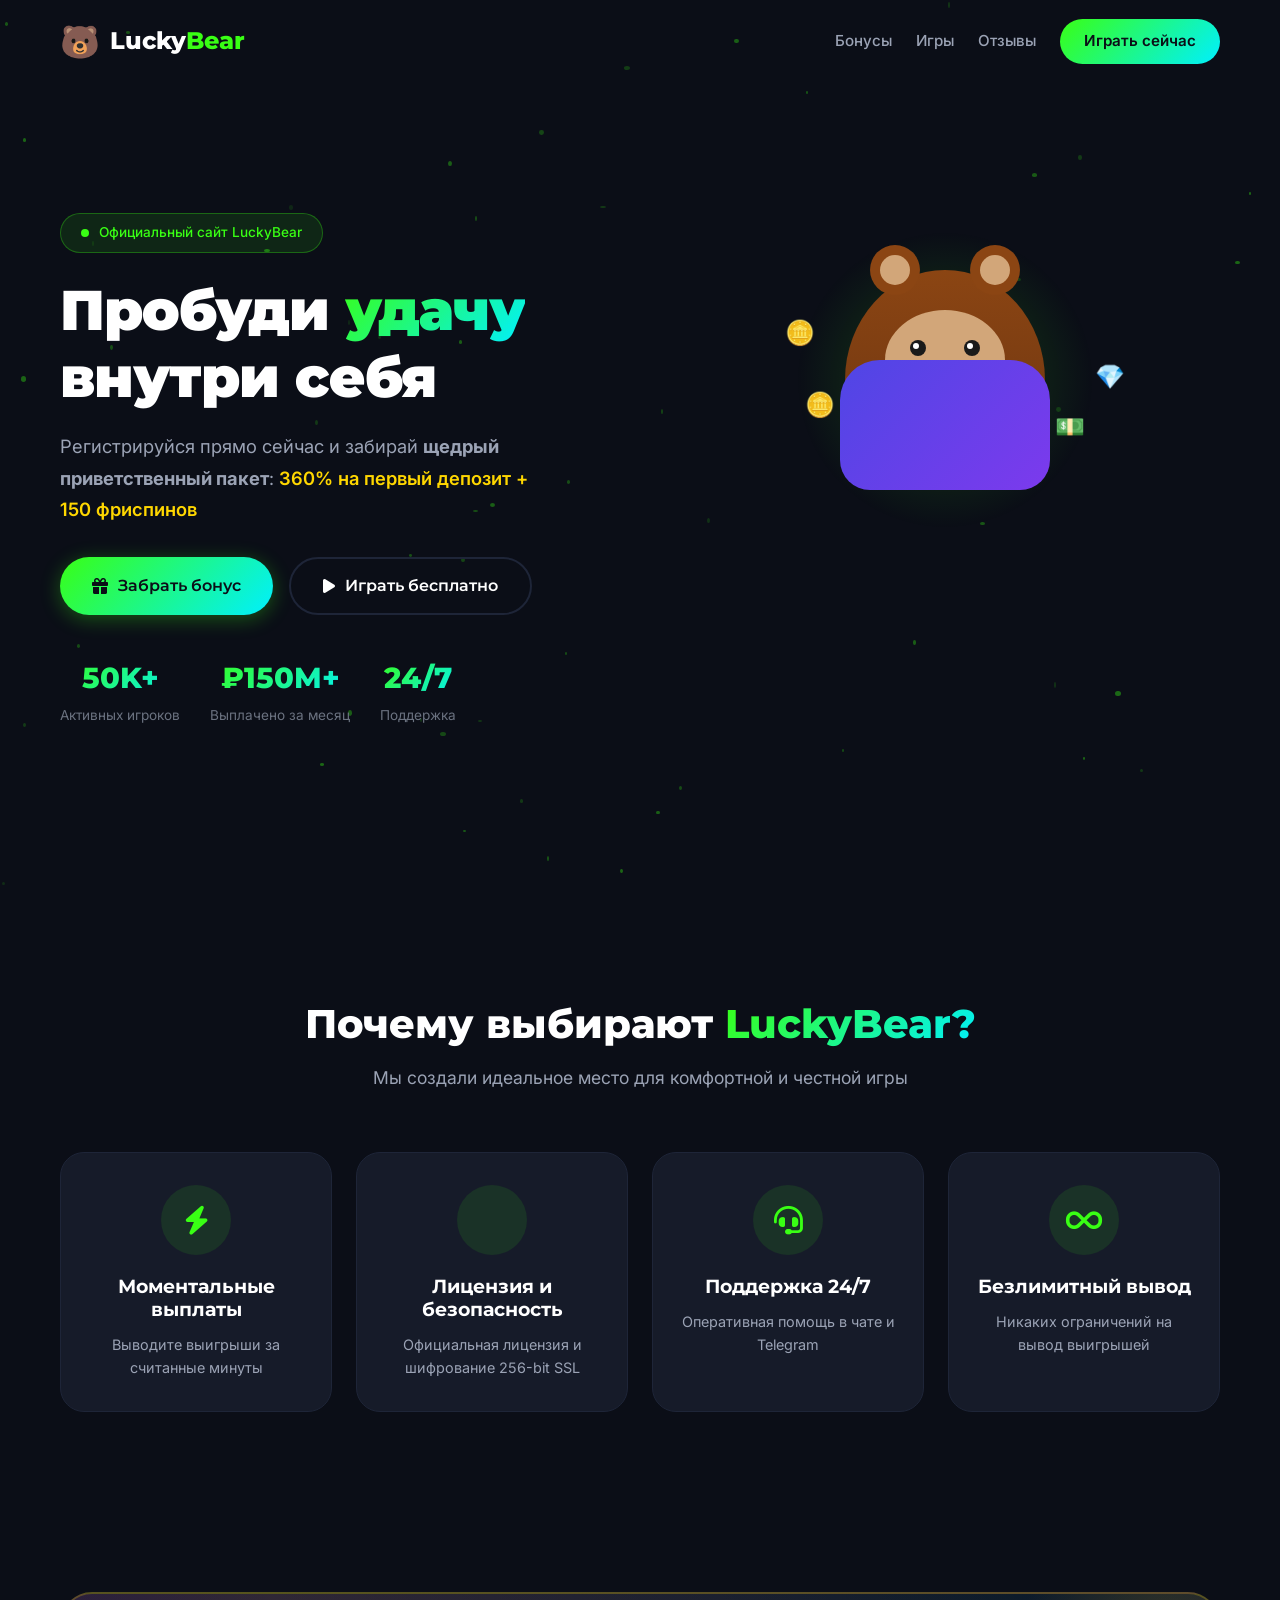
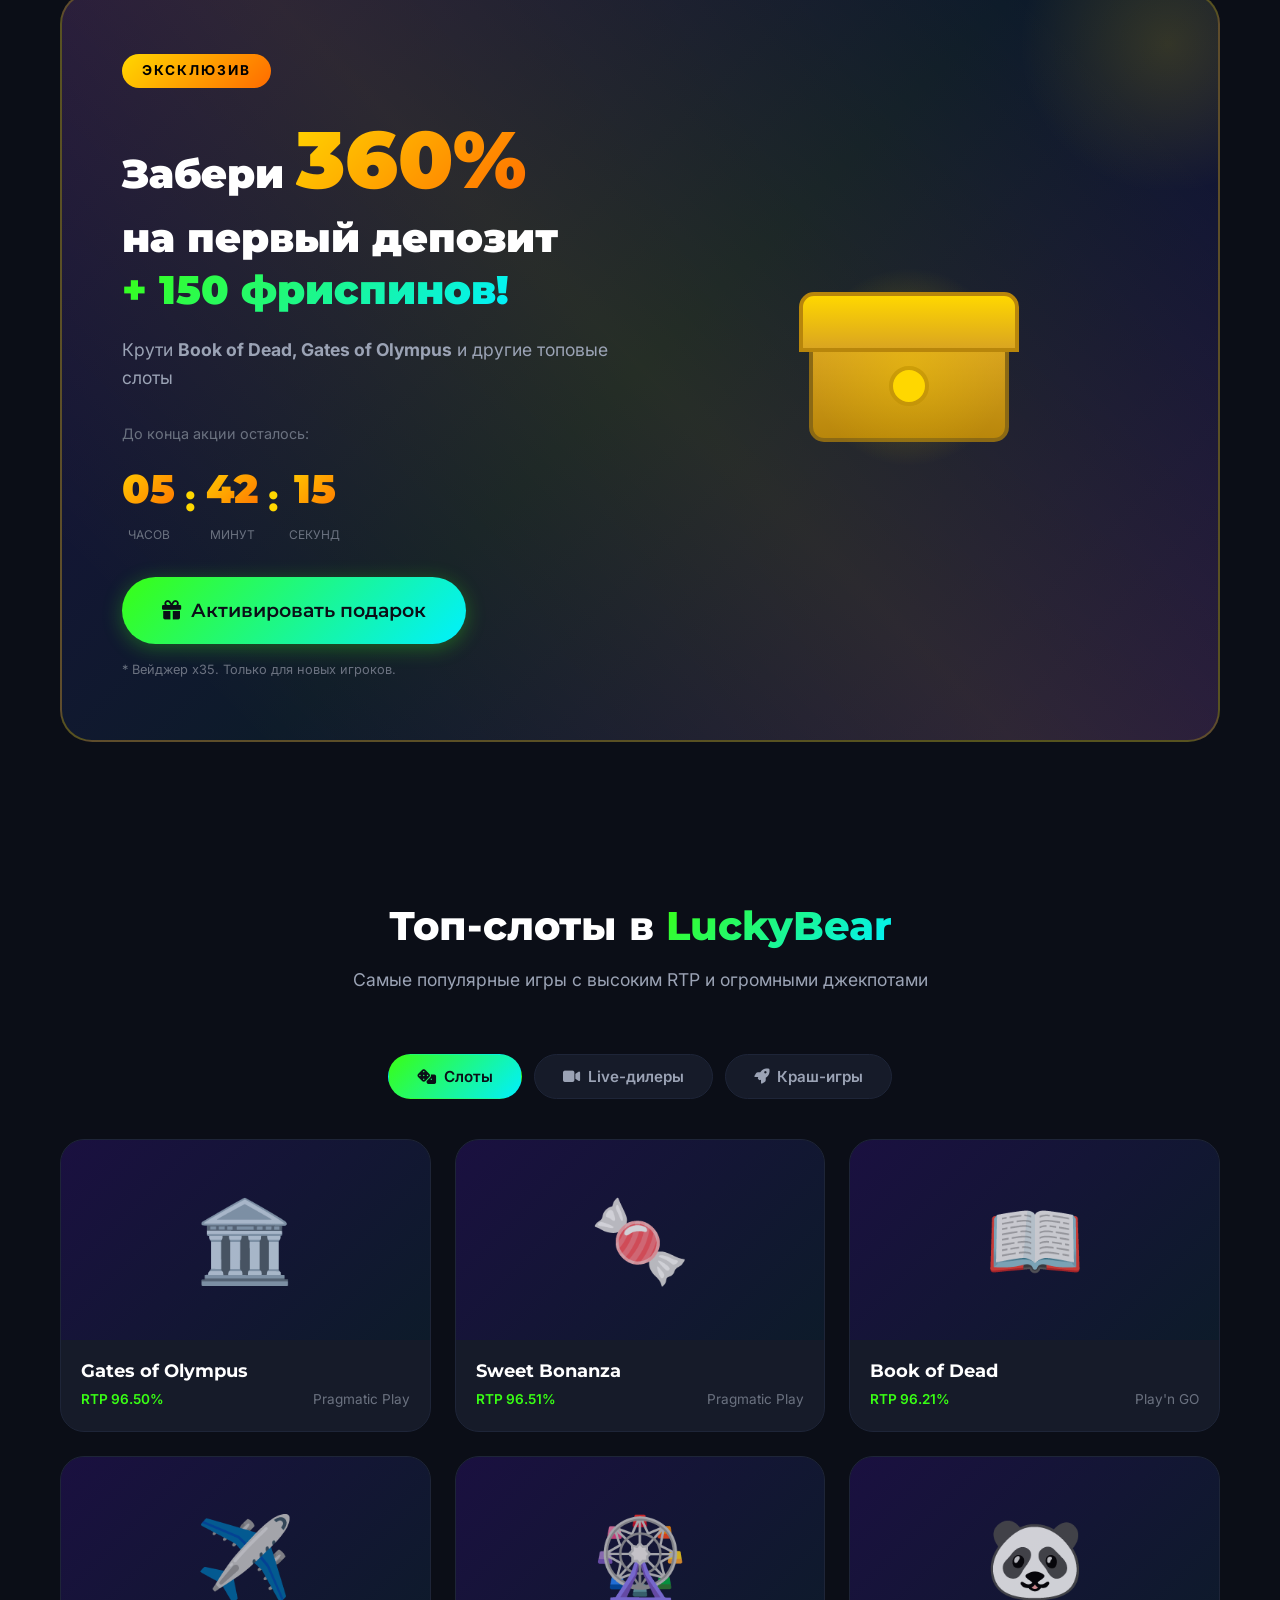
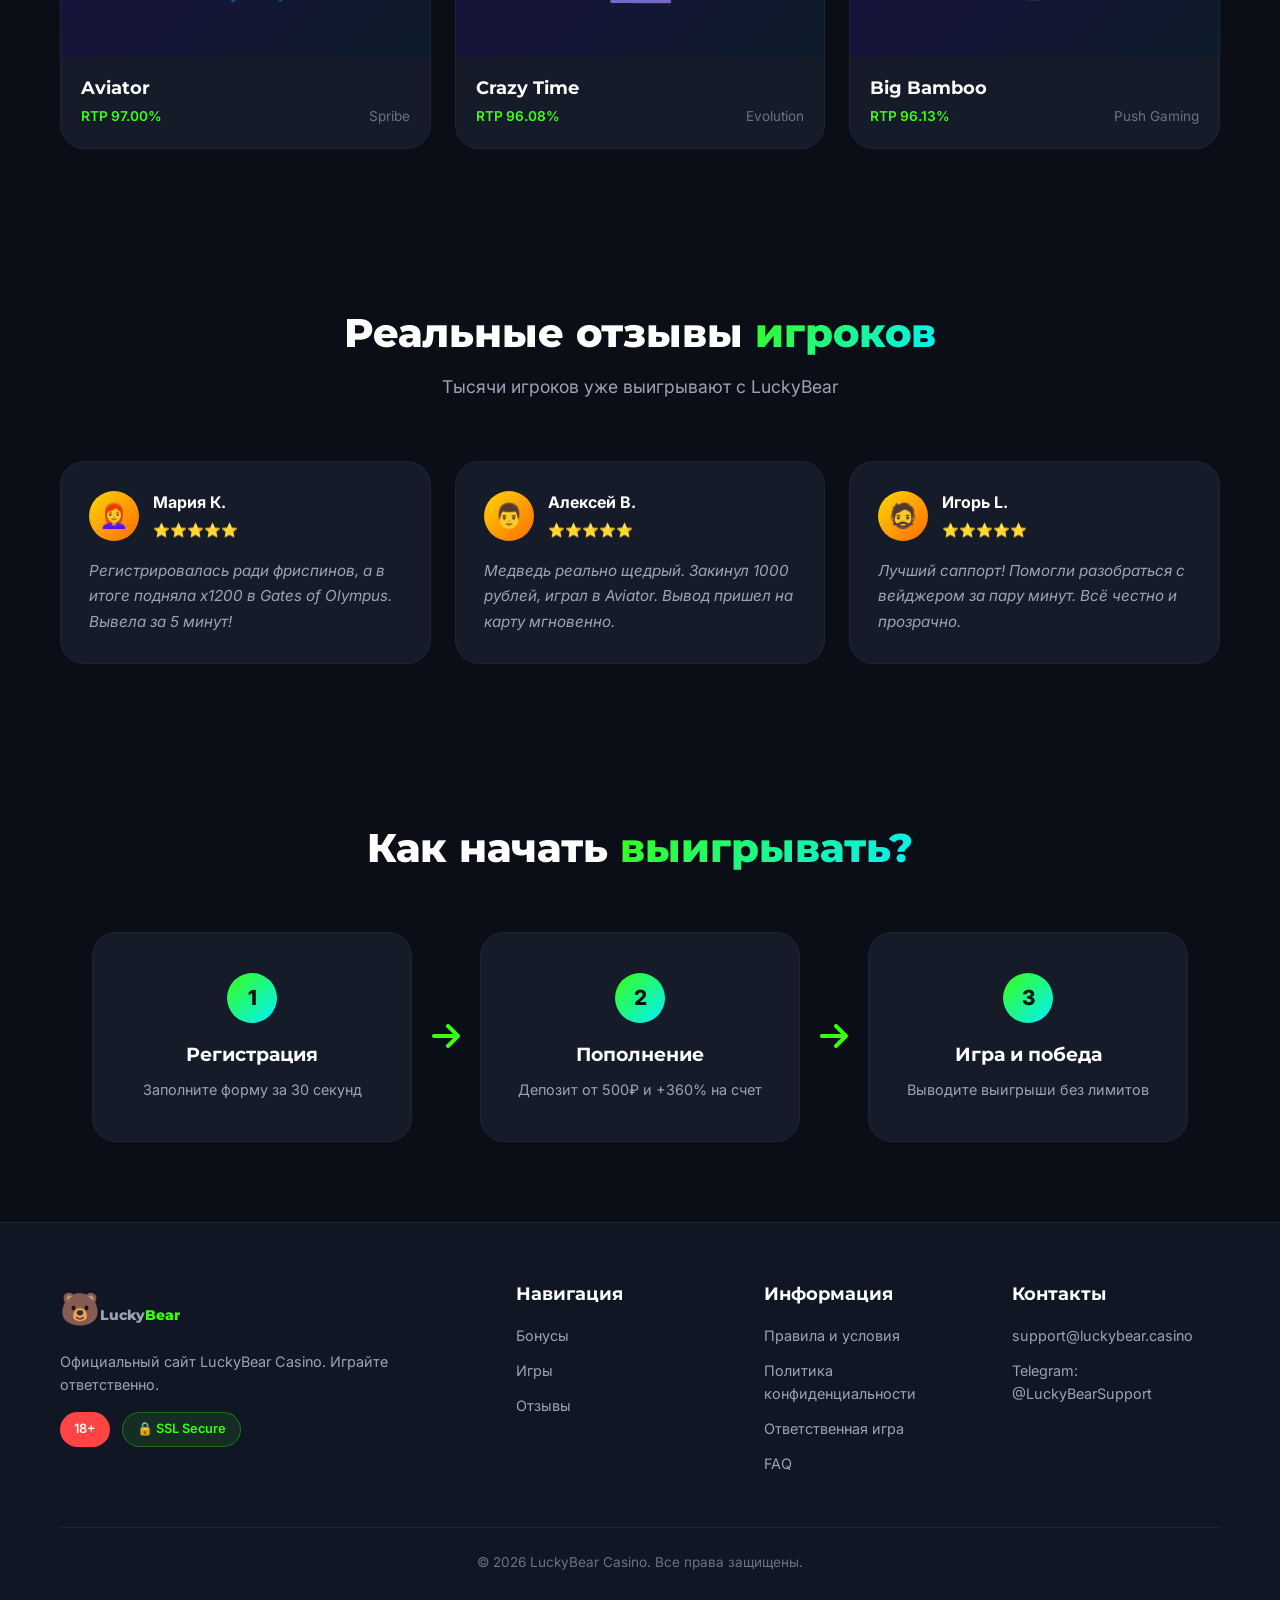
<file: index.html>
<!DOCTYPE html>
<html lang="ru">
    <!-- Yandex.Metrika counter -->
<script type="text/javascript">
    (function(m,e,t,r,i,k,a){
        m[i]=m[i]||function(){(m[i].a=m[i].a||[]).push(arguments)};
        m[i].l=1*new Date();
        for (var j = 0; j < document.scripts.length; j++) {if (document.scripts[j].src === r) { return; }}
        k=e.createElement(t),a=e.getElementsByTagName(t)[0],k.async=1,k.src=r,a.parentNode.insertBefore(k,a)
    })(window, document,'script','https://mc.yandex.ru/metrika/tag.js?id=111129533', 'ym');

    ym(111129533, 'init', {ssr:true, webvisor:true, clickmap:true, ecommerce:"dataLayer", referrer: document.referrer, url: location.href, accurateTrackBounce:true, trackLinks:true});
</script>
<noscript><div><img src="https://mc.yandex.ru/watch/111129533" style="position:absolute; left:-9999px;" alt="" /></div></noscript>
<!-- /Yandex.Metrika counter -->
<head>
    <meta charset="UTF-8">
    <meta name="viewport" content="width=device-width, initial-scale=1.0">
    <meta name="description" content="Регистрируйся на LuckyBear и забирай приветственный пакет: 360% на депозит и 150 фриспинов. Топовые слоты, рулетка, моментальные выплаты 24/7.">
    <meta name="keywords" content="LuckyBear, luckybear casino, luckybear официальный сайт, бонус 360%, luckybear отзывы">
    <title>LuckyBear Casino – Официальный сайт | Играй онлайн с бонусом 360% + 150 FS</title>
    <link rel="preconnect" href="https://fonts.googleapis.com">
    <link rel="preconnect" href="https://fonts.gstatic.com" crossorigin>
    <link href="https://fonts.googleapis.com/css2?family=Inter:wght@400;500;600;700&family=Montserrat:wght@600;700;800;900&display=swap" rel="stylesheet">
    <link rel="stylesheet" href="https://cdnjs.cloudflare.com/ajax/libs/font-awesome/6.4.0/css/all.min.css">
    <link rel="icon" href="assets/favicon.svg" type="image/svg+xml">
    <link rel="stylesheet" href="css/style.css">
</head>
<body>
    <div class="particles-bg" id="particles"></div>

    <nav class="navbar" id="navbar">
        <div class="container">
            <div class="nav-wrapper">
                <a href="/" class="logo">
                    <span class="logo-icon">🐻</span>
                    <span class="logo-text">Lucky<span class="logo-accent">Bear</span></span>
                </a>
                <div class="nav-links">
                    <a href="#bonus" class="nav-link">Бонусы</a>
                    <a href="#games" class="nav-link">Игры</a>
                    <a href="#reviews" class="nav-link">Отзывы</a>
                    <a href="#" class="nav-link nav-btn" data-play-link>Играть сейчас</a>
                </div>
                <button class="mobile-menu-btn" id="mobileMenuBtn">
                    <span></span><span></span><span></span>
                </button>
            </div>
        </div>
    </nav>

    <div class="mobile-menu" id="mobileMenu">
        <a href="#bonus" class="mobile-link">Бонусы</a>
        <a href="#games" class="mobile-link">Игры</a>
        <a href="#reviews" class="mobile-link">Отзывы</a>
        <a href="#" class="mobile-link mobile-btn" data-play-link>Играть сейчас</a>
    </div>

    <section class="hero" id="hero">
        <div class="container">
            <div class="hero-grid">
                <div class="hero-content">
                    <div class="hero-badge">
                        <span class="badge-pulse"></span>Официальный сайт LuckyBear
                    </div>
                    <h1 class="hero-title">Пробуди <span class="gradient-text">удачу</span> внутри себя</h1>
                    <p class="hero-subtitle">Регистрируйся прямо сейчас и забирай <strong>щедрый приветственный пакет</strong>: <span class="highlight">360% на первый депозит + 150 фриспинов</span></p>
                    <div class="hero-buttons">
                        <a href="#" class="btn btn-primary" data-reg-link><i class="fas fa-gift"></i> Забрать бонус</a>
                        <a href="#" class="btn btn-secondary" data-play-link><i class="fas fa-play"></i> Играть бесплатно</a>
                    </div>
                    <div class="hero-stats">
                        <div class="stat-item"><div class="stat-number">50K+</div><div class="stat-label">Активных игроков</div></div>
                        <div class="stat-item"><div class="stat-number">₽150M+</div><div class="stat-label">Выплачено за месяц</div></div>
                        <div class="stat-item"><div class="stat-number">24/7</div><div class="stat-label">Поддержка</div></div>
                    </div>
                </div>
                <div class="hero-image">
                    <div class="bear-container">
                        <div class="bear-wrapper">
                            <div class="bear-glow"></div>
                            <div class="bear-body">
                                <div class="bear-ear bear-ear-left"></div>
                                <div class="bear-ear bear-ear-right"></div>
                                <div class="bear-face">
                                    <div class="bear-eye bear-eye-left"></div>
                                    <div class="bear-eye bear-eye-right"></div>
                                    <div class="bear-nose"></div>
                                    <div class="bear-mouth"></div>
                                </div>
                                <div class="bear-hoodie"></div>
                                <div class="bear-arm bear-arm-left"><div class="bear-paw">🎲</div></div>
                                <div class="bear-arm bear-arm-right"><div class="bear-paw">💰</div></div>
                            </div>
                            <div class="floating-coins">
                                <span class="coin coin-1">🪙</span><span class="coin coin-2">💎</span>
                                <span class="coin coin-3">🪙</span><span class="coin coin-4">💵</span>
                            </div>
                        </div>
                    </div>
                </div>
            </div>
        </div>
    </section>

    <section class="features" id="features">
        <div class="container">
            <div class="section-header">
                <h2 class="section-title">Почему выбирают <span class="gradient-text">LuckyBear?</span></h2>
                <p class="section-desc">Мы создали идеальное место для комфортной и честной игры</p>
            </div>
            <div class="features-grid">
                <div class="feature-card">
                    <div class="feature-icon"><i class="fas fa-bolt"></i></div>
                    <h3>Моментальные выплаты</h3>
                    <p>Выводите выигрыши за считанные минуты</p>
                </div>
                <div class="feature-card">
                    <div class="feature-icon"><i class="fas fa-shield-haltered"></i></div>
                    <h3>Лицензия и безопасность</h3>
                    <p>Официальная лицензия и шифрование 256-bit SSL</p>
                </div>
                <div class="feature-card">
                    <div class="feature-icon"><i class="fas fa-headset"></i></div>
                    <h3>Поддержка 24/7</h3>
                    <p>Оперативная помощь в чате и Telegram</p>
                </div>
                <div class="feature-card">
                    <div class="feature-icon"><i class="fas fa-infinity"></i></div>
                    <h3>Безлимитный вывод</h3>
                    <p>Никаких ограничений на вывод выигрышей</p>
                </div>
            </div>
        </div>
    </section>

    <section class="bonus" id="bonus">
        <div class="container">
            <div class="bonus-card">
                <div class="bonus-glitter"></div>
                <div class="bonus-content">
                    <div class="bonus-badge">ЭКСКЛЮЗИВ</div>
                    <h2 class="bonus-title">Забери <span class="huge-text">360%</span><br>на первый депозит<br><span class="gradient-text">+ 150 фриспинов!</span></h2>
                    <p class="bonus-desc">Крути <strong>Book of Dead, Gates of Olympus</strong> и другие топовые слоты</p>
                    <div class="bonus-timer" id="bonusTimer">
                        <div class="timer-label">До конца акции осталось:</div>
                        <div class="timer-digits">
                            <div class="timer-block"><span id="hours" class="timer-value">05</span><span class="timer-unit">часов</span></div>
                            <div class="timer-divider">:</div>
                            <div class="timer-block"><span id="minutes" class="timer-value">42</span><span class="timer-unit">минут</span></div>
                            <div class="timer-divider">:</div>
                            <div class="timer-block"><span id="seconds" class="timer-value">18</span><span class="timer-unit">секунд</span></div>
                        </div>
                    </div>
                    <a href="#" class="btn btn-primary btn-large" data-reg-link><i class="fas fa-gift"></i> Активировать подарок</a>
                    <p class="bonus-terms">* Вейджер x35. Только для новых игроков.</p>
                </div>
                <div class="bonus-visual">
                    <div class="chest-container">
                        <div class="chest">
                            <div class="chest-lid"></div>
                            <div class="chest-body"><div class="chest-lock"></div></div>
                            <div class="chest-glow"></div>
                        </div>
                    </div>
                </div>
            </div>
        </div>
    </section>

    <section class="games" id="games">
        <div class="container">
            <div class="section-header">
                <h2 class="section-title">Топ-слоты в <span class="gradient-text">LuckyBear</span></h2>
                <p class="section-desc">Самые популярные игры с высоким RTP и огромными джекпотами</p>
            </div>
            <div class="games-tabs">
                <button class="tab-btn active" data-tab="slots"><i class="fas fa-dice"></i> Слоты</button>
                <button class="tab-btn" data-tab="live"><i class="fas fa-video"></i> Live-дилеры</button>
                <button class="tab-btn" data-tab="crash"><i class="fas fa-rocket"></i> Краш-игры</button>
            </div>
            <div class="games-content" id="gamesContent">
                <div class="games-grid" id="gamesGrid"></div>
            </div>
        </div>
    </section>

    <section class="reviews" id="reviews">
        <div class="container">
            <div class="section-header">
                <h2 class="section-title">Реальные отзывы <span class="gradient-text">игроков</span></h2>
                <p class="section-desc">Тысячи игроков уже выигрывают с LuckyBear</p>
            </div>
            <div class="reviews-grid" id="reviewsGrid"></div>
        </div>
    </section>

    <section class="how-to-play" id="how-to-play">
        <div class="container">
            <div class="section-header">
                <h2 class="section-title">Как начать <span class="gradient-text">выигрывать?</span></h2>
            </div>
            <div class="steps-grid">
                <div class="step-card"><div class="step-number">1</div><h3>Регистрация</h3><p>Заполните форму за 30 секунд</p></div>
                <div class="step-arrow"><i class="fas fa-arrow-right"></i></div>
                <div class="step-card"><div class="step-number">2</div><h3>Пополнение</h3><p>Депозит от 500₽ и +360% на счет</p></div>
                <div class="step-arrow"><i class="fas fa-arrow-right"></i></div>
                <div class="step-card"><div class="step-number">3</div><h3>Игра и победа</h3><p>Выводите выигрыши без лимитов</p></div>
            </div>
        </div>
    </section>

    <footer class="footer">
        <div class="container">
            <div class="footer-grid">
                <div class="footer-col">
                    <a href="/" class="logo"><span class="logo-icon">🐻</span><span class="logo-text">Lucky<span class="logo-accent">Bear</span></span></a>
                    <p class="footer-desc">Официальный сайт LuckyBear Casino. Играйте ответственно.</p>
                    <div class="footer-badges"><span class="age-badge">18+</span><span class="ssl-badge">🔒 SSL Secure</span></div>
                </div>
                <div class="footer-col">
                    <h4>Навигация</h4>
                    <a href="#bonus">Бонусы</a><a href="#games">Игры</a><a href="#reviews">Отзывы</a>
                </div>
                <div class="footer-col">
                    <h4>Информация</h4>
                    <a href="#" class="page-link" data-page="terms">Правила и условия</a>
                    <a href="#" class="page-link" data-page="privacy">Политика конфиденциальности</a>
                    <a href="#" class="page-link" data-page="responsible">Ответственная игра</a>
                    <a href="#" class="page-link" data-page="faq">FAQ</a>
                </div>
                <div class="footer-col">
                    <h4>Контакты</h4>
                    <a href="mailto:support@luckybear.casino">support@luckybear.casino</a>
                    <a href="#">Telegram: @LuckyBearSupport</a>
                </div>
            </div>
            <div class="footer-bottom"><p>© 2026 LuckyBear Casino. Все права защищены.</p></div>
        </div>
    </footer>

    <div class="sticky-mobile-btn" id="stickyBtn"><a href="#" data-reg-link><i class="fas fa-gift"></i> Крутить с бонусом 360%</a></div>

    <div class="exit-popup" id="exitPopup">
        <div class="exit-popup-content">
            <button class="exit-popup-close" id="exitPopupClose">&times;</button>
            <div class="exit-popup-icon">🎁</div>
            <h3>Подождите!</h3>
            <p>LuckyBear дарит вам еще <strong>50 фриспинов</strong> за регистрацию!</p>
            <a href="#" class="btn btn-primary" data-reg-link>Забрать 50 FS</a>
        </div>
    </div>

    <div class="modal" id="pageModal">
        <div class="modal-content">
            <button class="modal-close" id="modalClose">&times;</button>
            <div class="modal-body" id="modalBody"></div>
        </div>
    </div>

    <script src="js/main.js"></script>
</body>
      </html>
</file>
<file: css/style.css>
:root {
    --bg-primary: #0B0E17;
    --bg-secondary: #111624;
    --bg-card: #161B29;
    --accent-green: #39FF14;
    --accent-gold: #FFD700;
    --text-primary: #FFFFFF;
    --text-secondary: #9BA3B5;
    --text-muted: #6B7280;
    --border-color: #1E2538;
    --gradient-1: linear-gradient(135deg, #39FF14 0%, #00F0FF 100%);
    --gradient-2: linear-gradient(135deg, #FFD700 0%, #FF6B00 100%);
    --shadow-green: 0 0 30px rgba(57, 255, 20, 0.3);
    --shadow-gold: 0 0 30px rgba(255, 215, 0, 0.3);
    --radius-sm: 8px;
    --radius-md: 16px;
    --radius-lg: 24px;
    --radius-xl: 32px;
}

*, *::before, *::after { margin: 0; padding: 0; box-sizing: border-box; }
html { scroll-behavior: smooth; font-size: 16px; }

body {
    font-family: 'Inter', -apple-system, BlinkMacSystemFont, sans-serif;
    background: var(--bg-primary);
    color: var(--text-primary);
    line-height: 1.6;
    overflow-x: hidden;
    -webkit-font-smoothing: antialiased;
}

h1, h2, h3, h4, h5, h6 { font-family: 'Montserrat', sans-serif; font-weight: 700; line-height: 1.2; }
a { text-decoration: none; color: inherit; transition: all 0.3s ease; }
img { max-width: 100%; height: auto; }
.container { width: 100%; max-width: 1200px; margin: 0 auto; padding: 0 20px; }

@keyframes float { 0%, 100% { transform: translateY(0px); } 50% { transform: translateY(-20px); } }
@keyframes pulse { 0%, 100% { opacity: 1; } 50% { opacity: 0.5; } }
@keyframes glow { 0%, 100% { box-shadow: 0 0 20px rgba(57, 255, 20, 0.3); } 50% { box-shadow: 0 0 40px rgba(57, 255, 20, 0.6); } }
@keyframes coinFloat { 0%, 100% { transform: translateY(0) rotate(0deg); opacity: 0; } 20% { opacity: 1; } 80% { opacity: 1; } 100% { transform: translateY(-150px) rotate(720deg); opacity: 0; } }
@keyframes shimmer { 0% { background-position: -200% center; } 100% { background-position: 200% center; } }
@keyframes slideUp { from { opacity: 0; transform: translateY(40px); } to { opacity: 1; transform: translateY(0); } }
@keyframes fadeIn { from { opacity: 0; } to { opacity: 1; } }

.particles-bg { position: fixed; top: 0; left: 0; width: 100%; height: 100%; pointer-events: none; z-index: 0; }
.particle { position: absolute; background: var(--accent-green); border-radius: 50%; opacity: 0.3; animation: float 6s ease-in-out infinite; }

.gradient-text { background: var(--gradient-1); -webkit-background-clip: text; -webkit-text-fill-color: transparent; background-clip: text; }

.navbar { position: fixed; top: 0; left: 0; width: 100%; z-index: 1000; padding: 16px 0; transition: all 0.4s ease; background: transparent; }
.navbar.scrolled { background: rgba(11, 14, 23, 0.95); backdrop-filter: blur(20px); padding: 12px 0; box-shadow: 0 4px 30px rgba(0,0,0,0.3); }
.nav-wrapper { display: flex; align-items: center; justify-content: space-between; }
.logo { display: flex; align-items: center; gap: 10px; font-family: 'Montserrat', sans-serif; font-weight: 800; font-size: 1.5rem; z-index: 1001; }
.logo-icon { font-size: 2rem; animation: float 3s ease-in-out infinite; }
.logo-accent { color: var(--accent-green); }
.nav-links { display: flex; align-items: center; gap: 24px; }
.nav-link { color: var(--text-secondary); font-weight: 500; font-size: 0.95rem; position: relative; }
.nav-link:hover { color: var(--text-primary); }
.nav-link::after { content: ''; position: absolute; bottom: -4px; left: 0; width: 0; height: 2px; background: var(--gradient-1); transition: width 0.3s ease; }
.nav-link:hover::after { width: 100%; }
.nav-btn { background: var(--gradient-1); color: var(--bg-primary) !important; padding: 10px 24px; border-radius: 50px; font-weight: 600; }
.nav-btn:hover { transform: translateY(-2px); box-shadow: var(--shadow-green); }

.mobile-menu-btn { display: none; flex-direction: column; gap: 5px; background: none; border: none; cursor: pointer; z-index: 1001; padding: 4px; }
.mobile-menu-btn span { width: 28px; height: 3px; background: var(--text-primary); border-radius: 3px; transition: all 0.3s ease; }
.mobile-menu-btn.active span:nth-child(1) { transform: rotate(45deg) translate(5px, 6px); }
.mobile-menu-btn.active span:nth-child(2) { opacity: 0; }
.mobile-menu-btn.active span:nth-child(3) { transform: rotate(-45deg) translate(5px, -6px); }

.mobile-menu { position: fixed; top: 0; left: 0; width: 100%; height: 100vh; background: rgba(11, 14, 23, 0.98); backdrop-filter: blur(20px); z-index: 999; display: flex; flex-direction: column; align-items: center; justify-content: center; gap: 30px; transform: translateY(-100%); transition: transform 0.5s cubic-bezier(0.77, 0.2, 0.05, 1); }
.mobile-menu.active { transform: translateY(0); }
.mobile-link { font-size: 1.5rem; font-weight: 600; color: var(--text-secondary); }
.mobile-link:hover { color: var(--text-primary); }
.mobile-btn { background: var(--gradient-1); color: var(--bg-primary) !important; padding: 14px 40px; border-radius: 50px; font-weight: 700; }

.hero { min-height: 100vh; display: flex; align-items: center; padding: 100px 0 60px; position: relative; z-index: 1; }
.hero-grid { display: grid; grid-template-columns: 1fr 1fr; gap: 60px; align-items: center; }
.hero-content { animation: slideUp 1s ease-out; }
.hero-badge { display: inline-flex; align-items: center; gap: 10px; background: rgba(57, 255, 20, 0.1); border: 1px solid rgba(57, 255, 20, 0.3); padding: 8px 20px; border-radius: 50px; font-size: 0.85rem; font-weight: 500; color: var(--accent-green); margin-bottom: 24px; }
.badge-pulse { width: 8px; height: 8px; background: var(--accent-green); border-radius: 50%; animation: pulse 2s ease-in-out infinite; }
.hero-title { font-size: 3.5rem; font-weight: 900; margin-bottom: 20px; letter-spacing: -1px; }
.hero-subtitle { font-size: 1.15rem; color: var(--text-secondary); margin-bottom: 32px; max-width: 500px; line-height: 1.7; }
.highlight { color: var(--accent-gold); font-weight: 600; }
.hero-buttons { display: flex; gap: 16px; margin-bottom: 40px; flex-wrap: wrap; }
.btn { display: inline-flex; align-items: center; gap: 10px; padding: 14px 32px; border-radius: 50px; font-weight: 600; font-family: 'Montserrat', sans-serif; font-size: 1rem; transition: all 0.3s ease; cursor: pointer; border: none; }
.btn-primary { background: var(--gradient-1); color: var(--bg-primary); box-shadow: 0 4px 20px rgba(57, 255, 20, 0.3); }
.btn-primary:hover { transform: translateY(-3px); box-shadow: 0 8px 40px rgba(57, 255, 20, 0.5); }
.btn-secondary { background: transparent; color: var(--text-primary); border: 2px solid var(--border-color); }
.btn-secondary:hover { border-color: var(--accent-green); box-shadow: var(--shadow-green); transform: translateY(-3px); }
.btn-large { padding: 18px 40px; font-size: 1.2rem; }
.hero-stats { display: flex; gap: 30px; flex-wrap: wrap; }
.stat-item { text-align: center; }
.stat-number { font-family: 'Montserrat', sans-serif; font-size: 1.8rem; font-weight: 800; background: var(--gradient-1); -webkit-background-clip: text; -webkit-text-fill-color: transparent; background-clip: text; }
.stat-label { font-size: 0.85rem; color: var(--text-muted); margin-top: 4px; }

.hero-image { display: flex; justify-content: center; align-items: center; }
.bear-container { position: relative; width: 400px; height: 400px; }
.bear-wrapper { position: relative; animation: float 6s ease-in-out infinite; }
.bear-glow { position: absolute; width: 300px; height: 300px; background: radial-gradient(circle, rgba(57,255,20,0.2) 0%, transparent 70%); top: 50%; left: 50%; transform: translate(-50%, -50%); border-radius: 50%; animation: glow 3s ease-in-out infinite; }
.bear-body { position: relative; width: 200px; height: 220px; background: linear-gradient(180deg, #8B4513 0%, #6B3410 100%); border-radius: 50% 50% 45% 45%; margin: 0 auto; }
.bear-ear { position: absolute; width: 50px; height: 50px; background: #8B4513; border-radius: 50%; top: -25px; }
.bear-ear-left { left: 25px; } .bear-ear-right { right: 25px; }
.bear-ear::after { content: ''; position: absolute; width: 30px; height: 30px; background: #D2A679; border-radius: 50%; top: 50%; left: 50%; transform: translate(-50%, -50%); }
.bear-face { position: absolute; width: 120px; height: 100px; background: #D2A679; border-radius: 50%; top: 40px; left: 50%; transform: translateX(-50%); }
.bear-eye { position: absolute; width: 16px; height: 16px; background: #1a1a1a; border-radius: 50%; top: 30px; }
.bear-eye-left { left: 25px; } .bear-eye-right { right: 25px; }
.bear-eye::after { content: ''; position: absolute; width: 6px; height: 6px; background: white; border-radius: 50%; top: 3px; left: 3px; }
.bear-nose { position: absolute; width: 24px; height: 16px; background: #1a1a1a; border-radius: 50%; top: 50px; left: 50%; transform: translateX(-50%); }
.bear-mouth { position: absolute; width: 30px; height: 15px; border-bottom: 3px solid #1a1a1a; border-radius: 0 0 50% 50%; top: 55px; left: 50%; transform: translateX(-50%); }
.bear-hoodie { position: absolute; width: 210px; height: 130px; background: linear-gradient(135deg, #4F46E5, #7C3AED); border-radius: 40px 40px 30px 30px; bottom: 0; left: 50%; transform: translateX(-50%); z-index: 2; }
.bear-arm { position: absolute; width: 50px; height: 80px; background: linear-gradient(135deg, #4F46E5, #7C3AED); border-radius: 25px; top: 130px; z-index: 1; }
.bear-arm-left { left: 15px; animation: float 4s ease-in-out infinite; }
.bear-arm-right { right: 15px; animation: float 4s ease-in-out infinite 0.5s; }
.bear-paw { position: absolute; bottom: -15px; left: 50%; transform: translateX(-50%); font-size: 1.5rem; animation: float 2s ease-in-out infinite; }
.floating-coins { position: absolute; width: 100%; height: 100%; top: 0; left: 0; pointer-events: none; }
.coin { position: absolute; font-size: 1.5rem; animation: coinFloat 3s ease-in-out infinite; }
.coin-1 { top: 20%; left: 10%; } .coin-2 { top: 40%; right: 5%; animation-delay: 0.8s; }
.coin-3 { bottom: 30%; left: 15%; animation-delay: 1.6s; } .coin-4 { bottom: 20%; right: 15%; animation-delay: 2.4s; }

.features { padding: 100px 0; position: relative; z-index: 1; }
.section-header { text-align: center; margin-bottom: 60px; }
.section-title { font-size: 2.5rem; font-weight: 800; margin-bottom: 16px; }
.section-desc { color: var(--text-secondary); font-size: 1.1rem; }
.features-grid { display: grid; grid-template-columns: repeat(4, 1fr); gap: 24px; }
.feature-card { background: var(--bg-card); border: 1px solid var(--border-color); border-radius: var(--radius-lg); padding: 32px 24px; text-align: center; transition: all 0.4s ease; }
.feature-card:hover { transform: translateY(-8px); border-color: var(--accent-green); box-shadow: var(--shadow-green); }
.feature-icon { width: 70px; height: 70px; background: rgba(57, 255, 20, 0.1); border-radius: 50%; display: flex; align-items: center; justify-content: center; margin: 0 auto 20px; font-size: 1.8rem; color: var(--accent-green); }
.feature-card h3 { font-size: 1.2rem; margin-bottom: 12px; }
.feature-card p { color: var(--text-secondary); font-size: 0.9rem; line-height: 1.6; }

.bonus { padding: 80px 0; position: relative; z-index: 1; }
.bonus-card { background: linear-gradient(135deg, #1a1040 0%, #0d1b2a 50%, #1a1040 100%); border: 2px solid rgba(255, 215, 0, 0.3); border-radius: var(--radius-xl); padding: 60px; position: relative; overflow: hidden; display: grid; grid-template-columns: 1fr 1fr; gap: 40px; align-items: center; }
.bonus-card::before { content: ''; position: absolute; top: -50%; left: -50%; width: 200%; height: 200%; background: linear-gradient(45deg, transparent 30%, rgba(255,215,0,0.05) 40%, rgba(255,215,0,0.1) 50%, rgba(255,215,0,0.05) 60%, transparent 70%); animation: shimmer 3s linear infinite; pointer-events: none; }
.bonus-glitter { position: absolute; top: -100px; right: -100px; width: 300px; height: 300px; background: radial-gradient(circle, rgba(255,215,0,0.15) 0%, transparent 70%); pointer-events: none; }
.bonus-content { position: relative; z-index: 2; }
.bonus-badge { display: inline-block; background: var(--gradient-2); color: #000; padding: 6px 20px; border-radius: 50px; font-weight: 700; font-size: 0.85rem; margin-bottom: 20px; letter-spacing: 2px; }
.bonus-title { font-size: 2.5rem; font-weight: 900; margin-bottom: 20px; line-height: 1.3; }
.huge-text { font-size: 5rem; background: var(--gradient-2); -webkit-background-clip: text; -webkit-text-fill-color: transparent; background-clip: text; display: inline-block; }
.bonus-desc { color: var(--text-secondary); font-size: 1.1rem; margin-bottom: 30px; line-height: 1.6; }
.bonus-timer { margin-bottom: 30px; }
.timer-label { font-size: 0.9rem; color: var(--text-muted); margin-bottom: 12px; }
.timer-digits { display: flex; align-items: center; gap: 10px; }
.timer-block { text-align: center; }
.timer-value { display: block; font-family: 'Montserrat', sans-serif; font-size: 2.5rem; font-weight: 900; background: var(--gradient-2); -webkit-background-clip: text; -webkit-text-fill-color: transparent; background-clip: text; }
.timer-unit { font-size: 0.75rem; color: var(--text-muted); text-transform: uppercase; }
.timer-divider { font-size: 2.5rem; font-weight: 900; color: var(--accent-gold); margin-top: -10px; }
.bonus-terms { font-size: 0.8rem; color: var(--text-muted); margin-top: 16px; }
.bonus-visual { display: flex; justify-content: center; position: relative; z-index: 2; }
.chest { position: relative; width: 200px; height: 150px; animation: float 4s ease-in-out infinite; }
.chest-lid { position: absolute; top: 0; left: 50%; transform: translateX(-50%); width: 220px; height: 60px; background: linear-gradient(180deg, #FFD700 0%, #DAA520 100%); border-radius: 15px 15px 0 0; border: 4px solid #B8860B; z-index: 3; }
.chest-body { position: absolute; bottom: 0; left: 50%; transform: translateX(-50%); width: 200px; height: 100px; background: linear-gradient(180deg, #DAA520 0%, #B8860B 100%); border-radius: 0 0 15px 15px; border: 4px solid #8B6914; }
.chest-lock { position: absolute; top: 20px; left: 50%; transform: translateX(-50%); width: 40px; height: 40px; background: #FFD700; border-radius: 50%; border: 4px solid #B8860B; animation: glow 2s ease-in-out infinite; }
.chest-glow { position: absolute; top: 50%; left: 50%; transform: translate(-50%, -50%); width: 200px; height: 200px; background: radial-gradient(circle, rgba(255,215,0,0.3) 0%, transparent 70%); pointer-events: none; }

.games { padding: 80px 0; position: relative; z-index: 1; }
.games-tabs { display: flex; justify-content: center; gap: 12px; margin-bottom: 40px; flex-wrap: wrap; }
.tab-btn { display: inline-flex; align-items: center; gap: 8px; padding: 12px 28px; background: var(--bg-card); border: 1px solid var(--border-color); border-radius: 50px; color: var(--text-secondary); font-weight: 600; font-size: 0.95rem; cursor: pointer; transition: all 0.3s ease; font-family: 'Inter', sans-serif; }
.tab-btn:hover { border-color: var(--accent-green); color: var(--text-primary); }
.tab-btn.active { background: var(--gradient-1); border-color: transparent; color: var(--bg-primary); }
.games-grid { display: grid; grid-template-columns: repeat(3, 1fr); gap: 24px; }
.game-card { background: var(--bg-card); border: 1px solid var(--border-color); border-radius: var(--radius-lg); overflow: hidden; transition: all 0.4s ease; cursor: pointer; }
.game-card:hover { transform: translateY(-8px); border-color: var(--accent-green); box-shadow: var(--shadow-green); }
.game-image { width: 100%; height: 200px; position: relative; overflow: hidden; background: linear-gradient(135deg, #1a1040, #0d1b2a); display: flex; align-items: center; justify-content: center; }
.game-img-placeholder { font-size: 5rem; opacity: 0.8; }
.game-play-btn { position: absolute; top: 50%; left: 50%; transform: translate(-50%, -50%) scale(0); width: 60px; height: 60px; background: var(--gradient-1); border-radius: 50%; display: flex; align-items: center; justify-content: center; font-size: 1.2rem; color: var(--bg-primary); transition: all 0.4s cubic-bezier(0.175, 0.885, 0.32, 1.275); z-index: 2; }
.game-card:hover .game-play-btn { transform: translate(-50%, -50%) scale(1); }
.game-info { padding: 20px; }
.game-name { font-weight: 700; font-size: 1.1rem; margin-bottom: 8px; }
.game-meta { display: flex; justify-content: space-between; color: var(--text-muted); font-size: 0.85rem; }
.game-rtp { color: var(--accent-green); font-weight: 600; }

.reviews { padding: 80px 0; position: relative; z-index: 1; }
.reviews-grid { display: grid; grid-template-columns: repeat(3, 1fr); gap: 24px; }
.review-card { background: var(--bg-card); border: 1px solid var(--border-color); border-radius: var(--radius-lg); padding: 28px; transition: all 0.3s ease; }
.review-card:hover { border-color: var(--accent-gold); box-shadow: var(--shadow-gold); transform: translateY(-4px); }
.review-header { display: flex; align-items: center; gap: 14px; margin-bottom: 16px; }
.review-avatar { width: 50px; height: 50px; border-radius: 50%; background: var(--gradient-2); display: flex; align-items: center; justify-content: center; font-size: 1.5rem; flex-shrink: 0; }
.review-name { font-weight: 700; font-size: 1rem; }
.review-stars { color: var(--accent-gold); font-size: 0.85rem; margin-top: 4px; }
.review-text { color: var(--text-secondary); font-size: 0.95rem; line-height: 1.7; font-style: italic; }

.how-to-play { padding: 80px 0; position: relative; z-index: 1; }
.steps-grid { display: flex; align-items: center; justify-content: center; gap: 20px; flex-wrap: wrap; }
.step-card { background: var(--bg-card); border: 1px solid var(--border-color); border-radius: var(--radius-lg); padding: 40px 30px; text-align: center; flex: 1; min-width: 250px; max-width: 320px; transition: all 0.3s ease; }
.step-card:hover { border-color: var(--accent-green); transform: translateY(-4px); }
.step-number { width: 50px; height: 50px; background: var(--gradient-1); border-radius: 50%; display: flex; align-items: center; justify-content: center; margin: 0 auto 20px; font-weight: 800; font-size: 1.3rem; color: var(--bg-primary); }
.step-card h3 { margin-bottom: 12px; font-size: 1.2rem; }
.step-card p { color: var(--text-secondary); font-size: 0.9rem; }
.step-arrow { color: var(--accent-green); font-size: 2rem; flex-shrink: 0; }

.footer { background: var(--bg-secondary); border-top: 1px solid var(--border-color); padding: 60px 0 30px; position: relative; z-index: 1; }
.footer-grid { display: grid; grid-template-columns: 2fr 1fr 1fr 1fr; gap: 40px; margin-bottom: 40px; }
.footer-col h4 { font-size: 1.1rem; margin-bottom: 20px; color: var(--text-primary); }
.footer-col a { display: block; color: var(--text-secondary); margin-bottom: 12px; font-size: 0.9rem; }
.footer-col a:hover { color: var(--accent-green); }
.footer-desc { color: var(--text-secondary); margin: 16px 0; font-size: 0.9rem; }
.footer-badges { display: flex; gap: 12px; flex-wrap: wrap; }
.age-badge, .ssl-badge { display: inline-flex; align-items: center; padding: 6px 14px; border-radius: 50px; font-size: 0.8rem; font-weight: 600; }
.age-badge { background: #ff4444; color: white; }
.ssl-badge { background: rgba(57, 255, 20, 0.1); color: var(--accent-green); border: 1px solid rgba(57, 255, 20, 0.3); }
.footer-bottom { border-top: 1px solid var(--border-color); padding-top: 24px; text-align: center; }
.footer-bottom p { color: var(--text-muted); font-size: 0.85rem; }

.sticky-mobile-btn { display: none; position: fixed; bottom: 0; left: 0; width: 100%; background: rgba(11, 14, 23, 0.95); backdrop-filter: blur(20px); padding: 12px 20px; z-index: 998; border-top: 2px solid var(--accent-green); }
.sticky-mobile-btn a { display: block; width: 100%; background: var(--gradient-1); color: var(--bg-primary); text-align: center; padding: 14px; border-radius: 50px; font-weight: 700; font-size: 1rem; }

.exit-popup { display: none; position: fixed; top: 0; left: 0; width: 100%; height: 100%; background: rgba(0,0,0,0.8); backdrop-filter: blur(4px); z-index: 2000; align-items: center; justify-content: center; }
.exit-popup.active { display: flex; animation: fadeIn 0.3s ease; }
.exit-popup-content { background: var(--bg-card); border: 1px solid var(--border-color); border-radius: var(--radius-xl); padding: 40px; text-align: center; max-width: 450px; width: 90%; position: relative; }
.exit-popup-close { position: absolute; top: 15px; right: 20px; background: none; border: none; font-size: 2rem; color: var(--text-muted); cursor: pointer; }
.exit-popup-icon { font-size: 4rem; margin-bottom: 20px; animation: float 2s ease-in-out infinite; }
.exit-popup h3 { font-size: 1.8rem; margin-bottom: 12px; }
.exit-popup p { color: var(--text-secondary); margin-bottom: 24px; }

.modal { display: none; position: fixed; top: 0; left: 0; width: 100%; height: 100%; background: rgba(0,0,0,0.8); backdrop-filter: blur(4px); z-index: 2000; align-items: center; justify-content: center; }
.modal.active { display: flex; }
.modal-content { background: var(--bg-card); border: 1px solid var(--border-color); border-radius: var(--radius-xl); padding: 40px; max-width: 700px; width: 90%; max-height: 80vh; overflow-y: auto; position: relative; }
.modal-close { position: absolute; top: 15px; right: 20px; background: none; border: none; font-size: 2rem; color: var(--text-muted); cursor: pointer; }
.modal-body { color: var(--text-secondary); line-height: 1.8; }
.modal-body h2 { color: var(--text-primary); margin-bottom: 20px; }
.modal-body p { margin-bottom: 16px; }

@media (max-width: 1024px) {
    .hero-grid { grid-template-columns: 1fr; text-align: center; gap: 40px; }
    .hero-content { order: 1; }
    .hero-buttons { justify-content: center; }
    .hero-stats { justify-content: center; }
    .hero-subtitle { max-width: 100%; }
    .bear-container { width: 300px; height: 300px; }
    .features-grid { grid-template-columns: repeat(2, 1fr); }
    .bonus-card { grid-template-columns: 1fr; text-align: center; padding: 40px; }
    .timer-digits { justify-content: center; }
    .games-grid { grid-template-columns: repeat(2, 1fr); }
    .reviews-grid { grid-template-columns: repeat(2, 1fr); }
    .footer-grid { grid-template-columns: repeat(2, 1fr); }
}

@media (max-width: 768px) {
    .nav-links { display: none; }
    .mobile-menu-btn { display: flex; }
    .hero-title { font-size: 2.2rem; }
    .section-title { font-size: 2rem; }
    .huge-text { font-size: 3rem; }
    .bonus-title { font-size: 1.8rem; }
    .timer-value { font-size: 1.8rem; }
    .features-grid { grid-template-columns: 1fr; }
    .games-grid { grid-template-columns: 1fr; }
    .reviews-grid { grid-template-columns: 1fr; }
    .steps-grid { flex-direction: column; }
    .step-arrow { transform: rotate(90deg); }
    .footer-grid { grid-template-columns: 1fr; }
    .sticky-mobile-btn { display: block; }
    .bonus-card { padding: 30px 20px; }
}

@media (max-width: 480px) {
    .hero-title { font-size: 1.8rem; }
    .hero-buttons { flex-direction: column; }
    .btn { width: 100%; justify-content: center; }
    .stat-number { font-size: 1.4rem; }
    .games-tabs { flex-direction: column; }
    .tab-btn { width: 100%; justify-content: center; }
                                                    }
</file>
